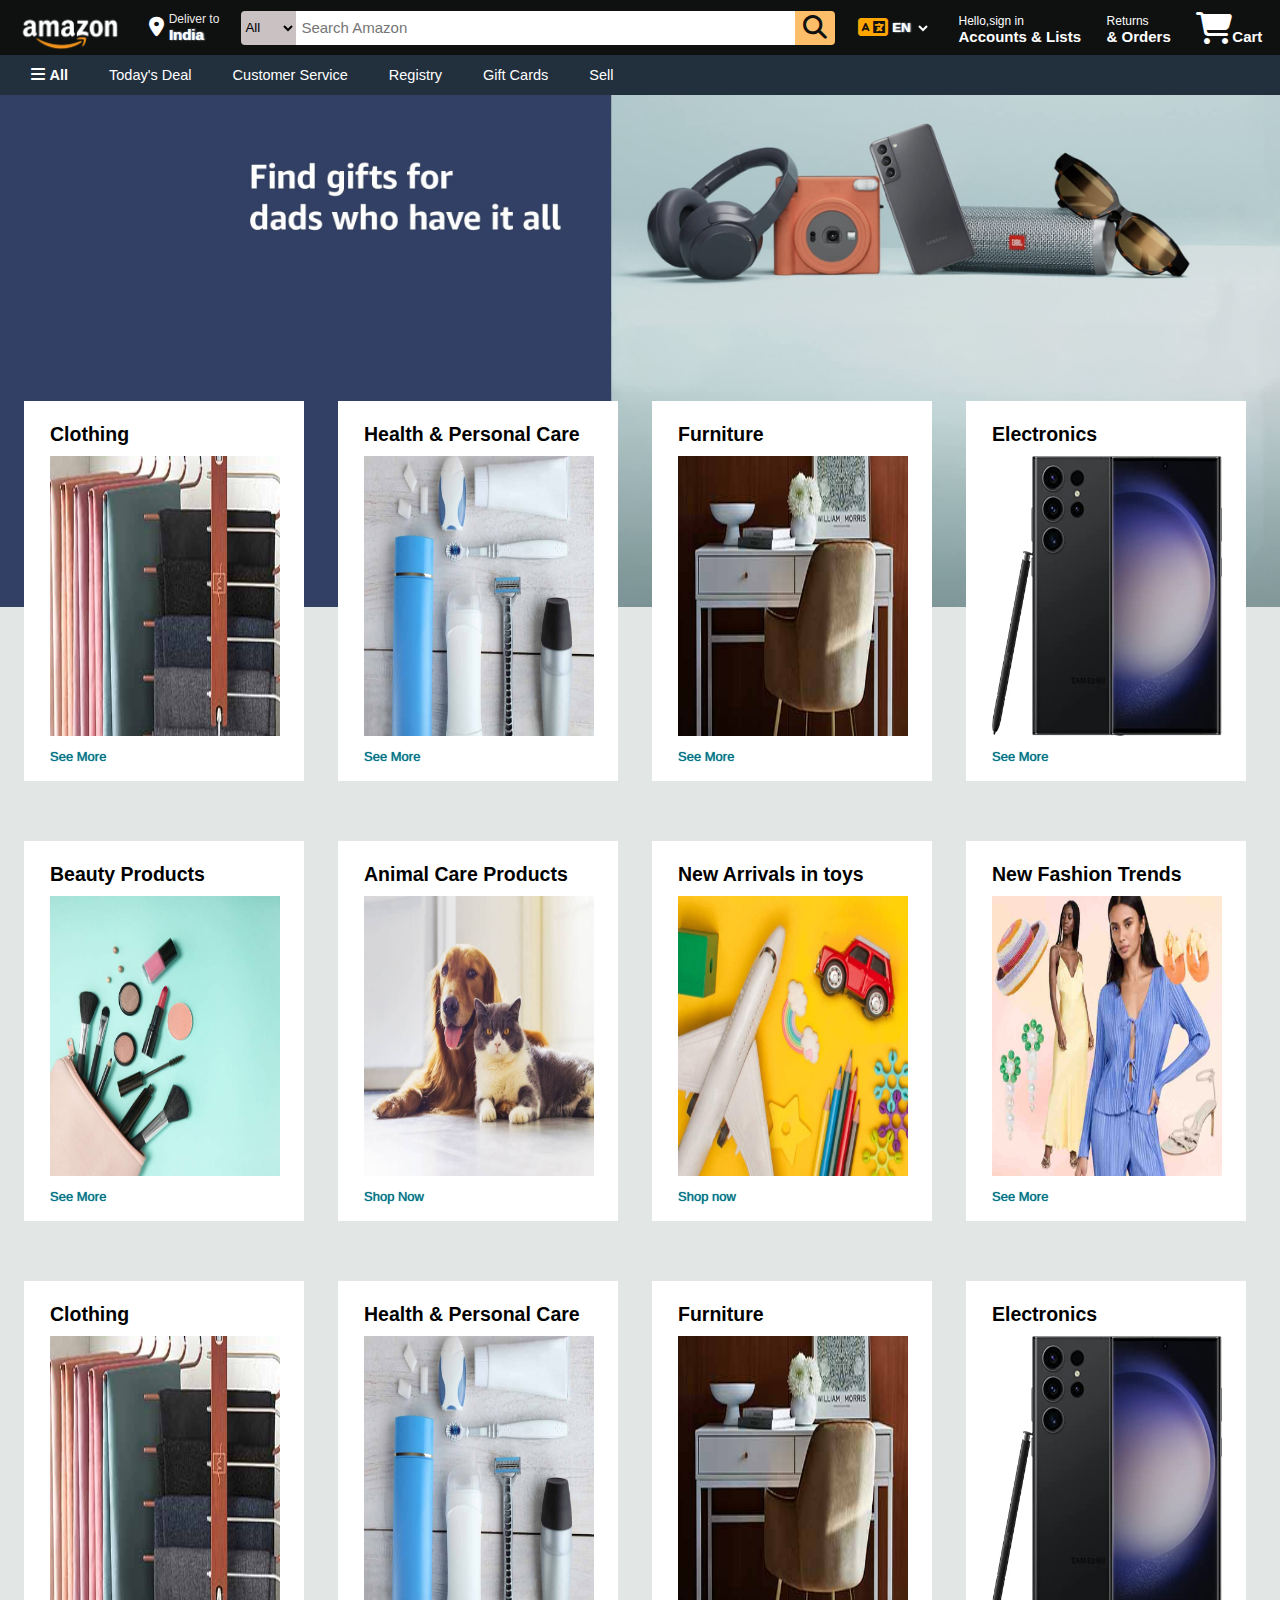
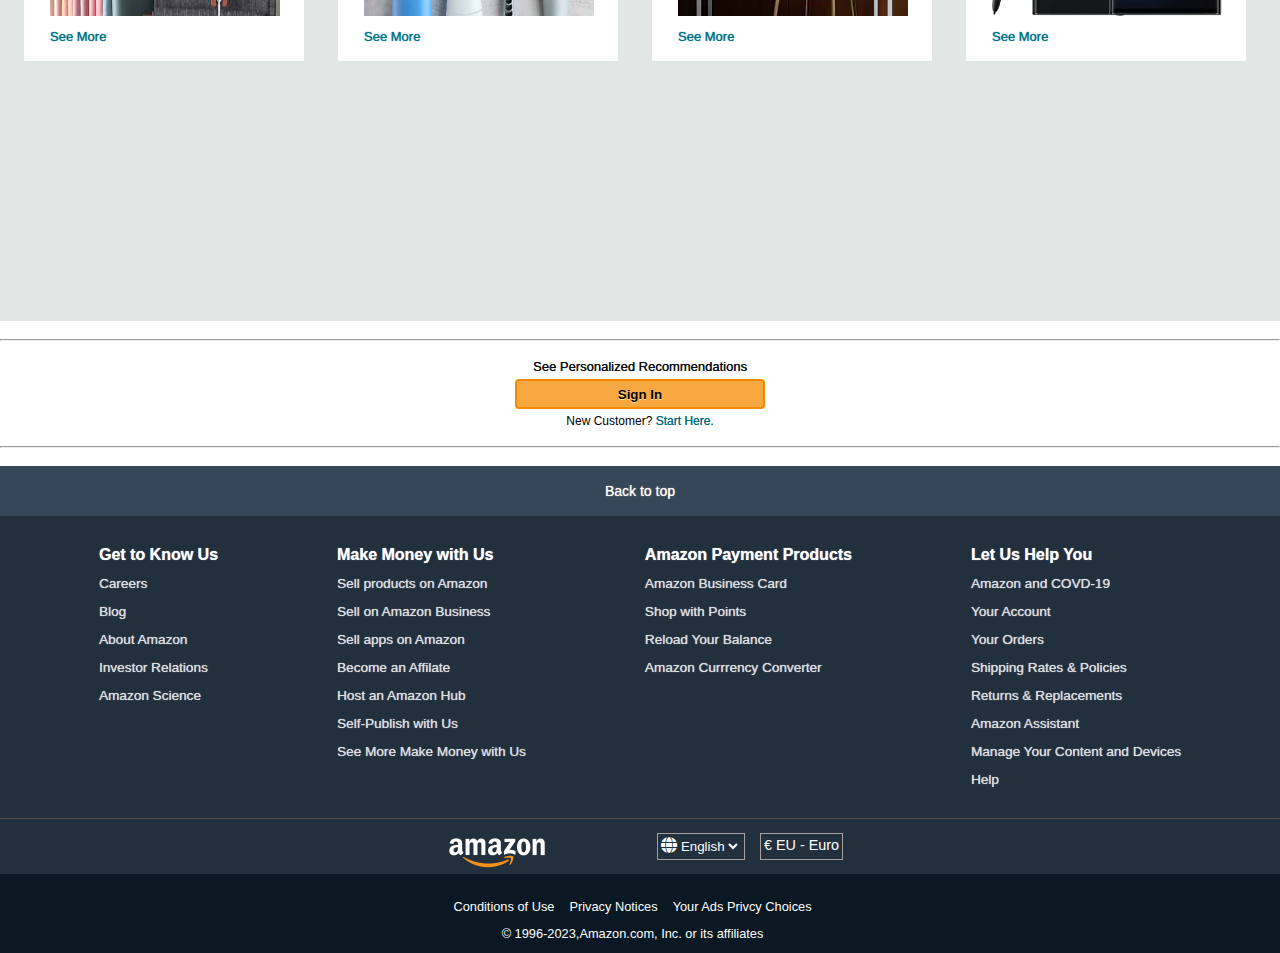
<file: index.html>
<!DOCTYPE html>
<html lang="en">
<head>
    <meta charset="UTF-8">
    <meta name="viewport" content="width=device-width, initial-scale=1.0">
    <title>Amazon.com</title>
    <link rel="stylesheet" href="./Amazon-logo.jpg">
    <link rel="stylesheet" href="https://cdnjs.cloudflare.com/ajax/libs/font-awesome/6.4.0/css/all.min.css">
    <link rel="stylesheet" href="index.css">
</head>
<body>
    <header>
        <div class="navbar">
            <div class="nav-logo border">
                <div class="logo">
                </div>
            </div>
            <div class="hamburger">
                <i class="fa-solid fa-bars fa-lg"></i>
            </div>
            <div class="address border">
                <p id="deliver">Deliver to</p>
                <div class="location-logo">
                    <i class="fa-solid fa-location-dot fa-lg"></i>
                    <p id="ind">India</p>
                </div>
            </div>
            <div class="search-bar">
                    <select class="select">
                        <option value="-1">All</option>
                        <option value="All-d">All Departments</option>
                        <option value="art">Art & Craft</option>
                        <option value="beb">Baby</option>
                        <option value="gro">Groceries</option>
                        <option value="deals">Deals</option>
                        <option value="deals">Deals</option>
                        <option value="m">Light Music</option>
                        <option value="m">Light Music</option>
                        <option value="f">Furniture</option>
                        <option value="h">Home & Kitchen</option>
                        <option value="a">Appliances</option>
                        <option value="k">KIndle Store</option>
                        <option value="t">Movies & Tv</option>
                    </select>
            
                 
                    <input class="input" type="text" placeholder="Search Amazon">
                
                <div class="search-logo">
                    <i class="fa-sharp fa-solid fa-magnifying-glass fa-xl search-logo"></i>
                </div>
            </div>
            <div class="language border">
                <div>
                    <i id="lang" class="fa-solid fa-language fa-xl"></i>
                </div>
                <select id="language">
                    <option>EN</option>
                    <option>HIN</option>
                </select>
            </div>
            <div class="text border">    <p>Hello,sign in  <span><b><br>Accounts & Lists</b></span></p>
            </div>
            <div class="text border"><p>
                Returns <span><br><b>& Orders
                </span></b></p>
            </div>
            <div class="cart border">
                <i  class="fa-solid fa-cart-shopping fa-2x"></i><span id="cart"><b>Cart</b></span>
            </div>
        </div>
        <div class="menu">
            <ul >
                <li class="border"><i id="ham" class="fa-solid fa-bars"></i><a href="#" id="all"><b>All</b></a></li>
                <li class="border"><a href="#">Today's Deal</a></li>
                <li class="border"><a href="#">Customer Service</a></li>
                <li class="border"><a href="#">Registry</a></li>
                <li class="border"><a href="#">Gift Cards</a></li>
                <li class="border"><a href="#">Sell</a></li>
            </ul>
        </div>
    </header>
    <div class="container">
        <img src="carousal3.jpg" alt="pic">
    </div>
    <div class="boxing">
        <div class="box-1 box ">
            <div class="content">
            <h2>Clothing</h2>
            <div class="box-img">
                <img src="box1_image.jpg" alt="box1" >
            </div>
            <a href="#">See More</a>
            </div>
        </div>
        <div class="box-2 box">
            <div class="content">
            <h2>Health & Personal Care</h2>
            <div class="box-img">
                <img src="box2_image.jpg" alt="box1">
            </div>
            <a href="#">See More</a>
            </div>
        </div>
        <div class="box-3 box">
            <div class="content">
            <h2>Furniture</h2>
            <div class="box-img">
                <img src="box3_image.jpg" alt="box1">
            </div>
            <a href="#">See More</a>
            </div>
        </div>
        <div class="box-4 box">
            <div class="content">
            <h2>Electronics</h2>
            <div class="box-img">
                <img src="box4_image.jpg" alt="box1">
            </div>
            <a href="#">See More</a>
            </div>
        </div>
        <div class="box-5 box">
            <div class="content">
            <h2>Beauty Products</h2>
            <div class="box-img">
                <img src="box5_image.jpg" alt="box1">
            </div>
            <a href="#">See More</a>
            </div>
        </div>
        <div class="box-6 box">
            <div class="content">
            <h2>Animal Care Products</h2>
            <div class="box-img">
                <img src="box6_image.jpg" alt="box1">
            </div>
            <a href="#">Shop Now</a>
            </div>
        </div>
        <div class="box-7 box">
            <div class="content">
            <h2>New Arrivals in toys</h2>
            <div class="box-img">
                <img src="box7_image.jpg" alt="box1">
            </div>
            <a href="#">Shop now</a>
            </div>
        </div>
        <div class="box-8 box">
            <div class="content">
            <h2> New Fashion Trends</h2>
            <div class="box-img">
                <img src="box8_image.jpg" alt="box1">
            </div>
            <a href="#">See More</a>
            </div>
        </div>
        
            <div class="box-1 box ">
                <div class="content">
                <h2>Clothing</h2>
                <div class="box-img">
                    <img src="box1_image.jpg" alt="box1" >
                </div>
                <a href="#">See More</a>
                </div>
            </div>
            <div class="box-2 box">
                <div class="content">
                <h2>Health & Personal Care</h2>
                <div class="box-img">
                    <img src="box2_image.jpg" alt="box1">
                </div>
                <a href="#">See More</a>
                </div>
            </div>
            <div class="box-3 box">
                <div class="content">
                <h2>Furniture</h2>
                <div class="box-img">
                    <img src="box3_image.jpg" alt="box1">
                </div>
                <a href="#">See More</a>
                </div>
            </div>
            <div class="box-4 box">
                <div class="content">
                <h2>Electronics</h2>
                <div class="box-img">
                    <img src="box4_image.jpg" alt="box1">
                </div>
                <a href="#">See More</a>
                </div>
            </div>
    </div>
    <br>
    <div class="sign">
        <div class="more">
        <hr>
        <br>
        <p id="rec">See Personalized Recommendations</p>
        <button><b>Sign In</b></button>
        <p>New Customer? <a href="https://www.amazon.com/ap/signin?openid.mode=checkid_setup&openid.ns=http%3A%2F%2Fspecs.openid.net%2Fauth%2F2.0&openid.return_to=https%3A%2F%2Fwww.amazon.com%2Fref%3Drhf_sign_in&openid.assoc_handle=usflex&openid.pape.max_auth_age=0" target="_blank">Start Here.</a></p>
        <br>
        <hr>
        </div>
        <br>
    </div>
    <footer>
        <div class="back">
            <a href="#">Back to top</a>
        </div>
        <div class="foot-panel">
            <div class=" list">
                <ul>
                    <li><p>Get to Know Us</p></li>
                    <li><a href="">Careers</a></li>
                    <li><a href="">Blog</a></li>
                    <li><a href="">About Amazon</a></li>
                    <li><a href="">Investor Relations</a></li>
                    <li><a href="">Amazon Science</a></li>
                </ul>
            </div>
            <div class=" list">
                <ul>
                    <li><p>Make Money with Us</p></li>
                    <li><a href="">Sell products on Amazon</a></li>
                    <li><a href="">Sell on Amazon Business</a></li>
                    <li><a href="">Sell apps on Amazon</a></li>
                    <li><a href="">Become an Affilate</a></li>
                    <li><a href="">Host an Amazon Hub</a></li>
                    <li><a href="">Self-Publish with Us</a></li>
                    <li><a href="">See More Make Money with Us</a></li>
                </ul>
            </div>
            <div class=" list">
                <ul>
                    <li><p>Amazon Payment Products</p></li>
                    <li><a href="">Amazon Business Card</a></li>
                    <li><a href="">Shop with Points</a></li>
                    <li><a href="">Reload Your Balance</a></li>
                    <li><a href="">Amazon Currrency Converter</a></li>   
                </ul>
            </div>
            <div class=" list">
                <ul>
                    <li><p>Let Us Help You</p></li>
                    <li><a href="">Amazon and COVD-19</a></li>
                    <li><a href="">Your Account</a></li>
                    <li><a href="">Your Orders</a></li>
                    <li><a href="">Shipping Rates & Policies</a></li>
                    <li><a href="">Returns & Replacements</a></li>
                    <li><a href="">Amazon Assistant</a></li>
                    <li><a href="">Manage Your Content and Devices</a></li>
                    <li><a href="">Help</a></li>
                </ul>
            </div> 
        </div>
        <div class="line">
            <div class="nav-logo">
                <div class="logo">
                </div>
            </div>
            <div class="languagee">
                <div class="lang-logo">
                    <i class="fa-solid fa-globe"></i>
                </div>
                <div id="lan">
                    <select>
                        <option value="en">English</option>
                        <option value="en">Hindi</option>
                </select>
                </div>
            </div>
            <div class="euro">
                <p>&euro; EU - Euro</p>
            </div>
        </div>
        <div class="last-panel">
            <div class="cont">
                <p>Conditions of Use</p>
                <p>Privacy Notices</p>
                <p>Your Ads Privcy Choices </p>
            </div>
            <div class="last">
                <p>&copy; 1996-2023,Amazon.com, Inc. or its affiliates</p>
            </div>
        </div>
    </footer>
</body>
</html>
</file>
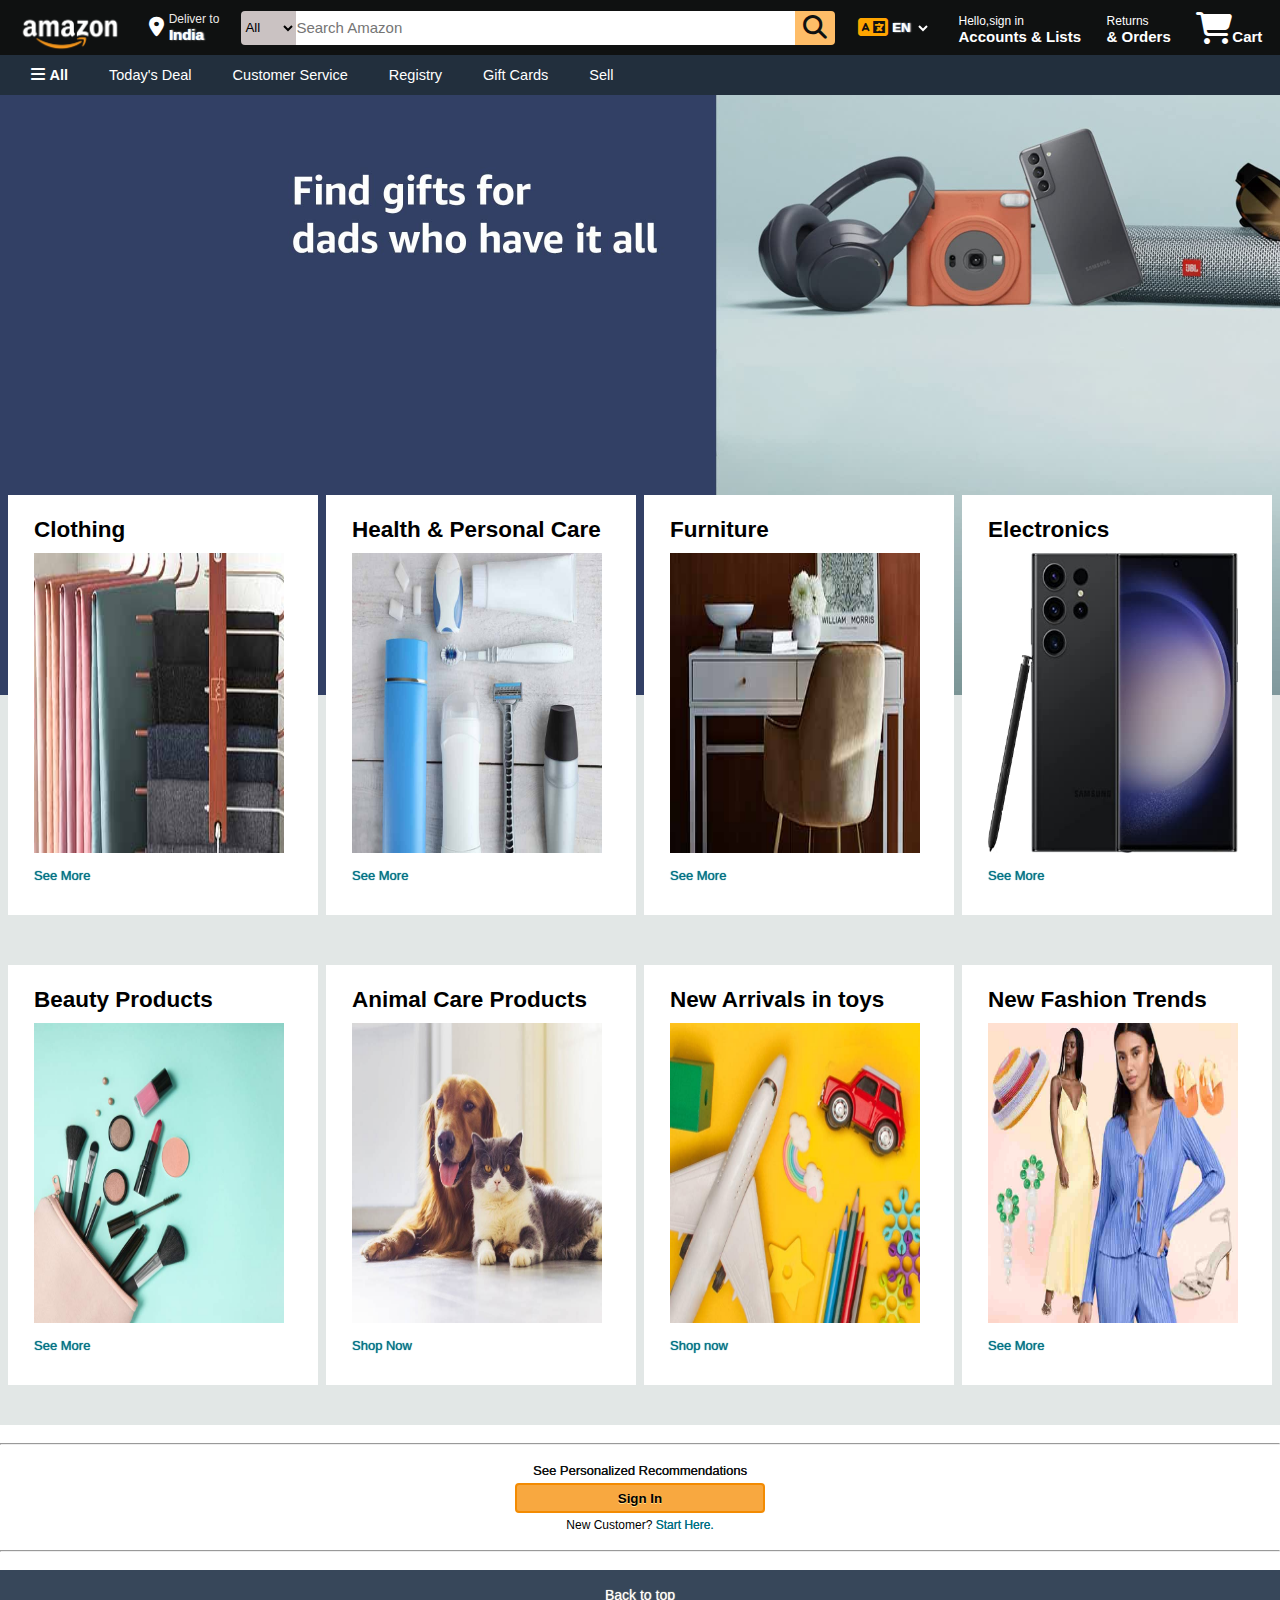
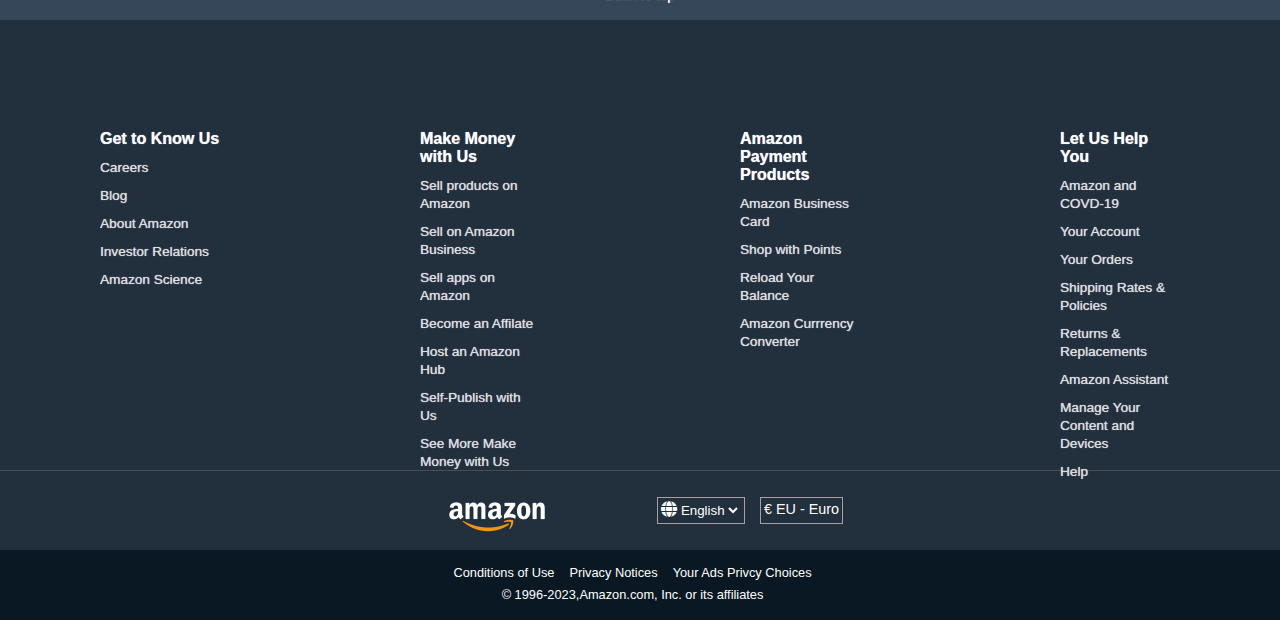
<file: amazon.html>
<!DOCTYPE html>
<html lang="en">
<head>
    <meta charset="UTF-8">
    <meta name="viewport" content="width=device-width, initial-scale=1.0">
    <title>Amazon.com</title>
    <link rel="stylesheet" href="https://cdnjs.cloudflare.com/ajax/libs/font-awesome/6.4.0/css/all.min.css">
    <link rel="stylesheet" href="amazon.css">
</head>
<body>
    <header>
        <div class="navbar">
            <div class="nav-logo border">
                <div class="logo">
                </div>
            </div>
            <div class="address border">
                <p id="deliver">Deliver to</p>
                <div class="location-logo">
                    <i class="fa-solid fa-location-dot fa-lg"></i>
                    <p id="ind">India</p>
                </div>
            </div>
            <div class="search-bar">
                    <select class="select">
                        <option value="-1">All</option>
                        <option value="All-d">All Departments</option>
                        <option value="art">Art & Craft</option>
                        <option value="beb">Baby</option>
                        <option value="gro">Groceries</option>
                        <option value="deals">Deals</option>
                        <option value="deals">Deals</option>
                        <option value="m">Light Music</option>
                        <option value="m">Light Music</option>
                        <option value="f">Furniture</option>
                        <option value="h">Home & Kitchen</option>
                        <option value="a">Appliances</option>
                        <option value="k">KIndle Store</option>
                        <option value="t">Movies & Tv</option>
                    </select>
            
                 
                    <input class="input" type="text" placeholder="Search Amazon">
                
                <div class="search-logo">
                    <i class="fa-sharp fa-solid fa-magnifying-glass fa-xl search-logo"></i>
                </div>
            </div>
            <div class="language border">
                <div>
                    <i id="lang" class="fa-solid fa-language fa-xl"></i>
                </div>
                <select id="language">
                    <option>EN</option>
                    <option>HIN</option>
                </select>
            </div>
            <div class="text border">    <p>Hello,sign in  <span><b><br>Accounts & Lists</b></span></p>
            </div>
            <div class="text border"><p>
                Returns <span><br><b>& Orders
                </span></b></p>
            </div>
            <div class="cart border">
                <i  class="fa-solid fa-cart-shopping fa-2x"></i><span id="cart"><b>Cart</b></span>
            </div>
        </div>
        <div class="menu">
            <ul >
                <li class="border"><i id="ham" class="fa-solid fa-bars"></i><a href="#" id="all"><b>All</b></a></li>
                <li class="border"><a href="#">Today's Deal</a></li>
                <li class="border"><a href="#">Customer Service</a></li>
                <li class="border"><a href="#">Registry</a></li>
                <li class="border"><a href="#">Gift Cards</a></li>
                <li class="border"><a href="#">Sell</a></li>
            </ul>
        </div>
    </header>
    <div class="container">
    </div>
    <div class="boxing">
        <div class="box-1 box ">
            <div class="content">
            <h2>Clothing</h2>
            <div class="box-img">
                <img src="box1_image.jpg" alt="box1" >
            </div>
            <a href="#">See More</a>
            </div>
        </div>
        <div class="box-2 box">
            <div class="content">
            <h2>Health & Personal Care</h2>
            <div class="box-img">
                <img src="box2_image.jpg" alt="box1">
            </div>
            <a href="#">See More</a>
            </div>
        </div>
        <div class="box-3 box">
            <div class="content">
            <h2>Furniture</h2>
            <div class="box-img">
                <img src="box3_image.jpg" alt="box1">
            </div>
            <a href="#">See More</a>
            </div>
        </div>
        <div class="box-4 box">
            <div class="content">
            <h2>Electronics</h2>
            <div class="box-img">
                <img src="box4_image.jpg" alt="box1">
            </div>
            <a href="#">See More</a>
            </div>
        </div>
        <div class="box-5 box">
            <div class="content">
            <h2>Beauty Products</h2>
            <div class="box-img">
                <img src="box5_image.jpg" alt="box1">
            </div>
            <a href="#">See More</a>
            </div>
        </div>
        <div class="box-6 box">
            <div class="content">
            <h2>Animal Care Products</h2>
            <div class="box-img">
                <img src="box6_image.jpg" alt="box1">
            </div>
            <a href="#">Shop Now</a>
            </div>
        </div>
        <div class="box-7 box">
            <div class="content">
            <h2>New Arrivals in toys</h2>
            <div class="box-img">
                <img src="box7_image.jpg" alt="box1">
            </div>
            <a href="#">Shop now</a>
            </div>
        </div>
        <div class="box-8 box">
            <div class="content">
            <h2> New Fashion Trends</h2>
            <div class="box-img">
                <img src="box8_image.jpg" alt="box1">
            </div>
            <a href="#">See More</a>
            </div>
        </div>
    </div>
    <br>
    <div class="sign">
        <div class="more">
        <hr>
        <br>
        <p id="rec">See Personalized Recommendations</p>
        <button><b>Sign In</b></button>
        <p>New Customer? <a href="https://www.amazon.com/ap/signin?openid.mode=checkid_setup&openid.ns=http%3A%2F%2Fspecs.openid.net%2Fauth%2F2.0&openid.return_to=https%3A%2F%2Fwww.amazon.com%2Fref%3Drhf_sign_in&openid.assoc_handle=usflex&openid.pape.max_auth_age=0" target="_blank">Start Here.</a></p>
        <br>
        <hr>
        </div>
        <br>
    </div>
    <footer>
        <div class="back">
            <a href="#">Back to top</a>
        </div>
        <div class="foot-panel">
            <div class=" list">
                <ul>
                    <li><p>Get to Know Us</p></li>
                    <li><a href="">Careers</a></li>
                    <li><a href="">Blog</a></li>
                    <li><a href="">About Amazon</a></li>
                    <li><a href="">Investor Relations</a></li>
                    <li><a href="">Amazon Science</a></li>
                </ul>
            </div>
            <div class=" list">
                <ul>
                    <li><p>Make Money with Us</p></li>
                    <li><a href="">Sell products on Amazon</a></li>
                    <li><a href="">Sell on Amazon Business</a></li>
                    <li><a href="">Sell apps on Amazon</a></li>
                    <li><a href="">Become an Affilate</a></li>
                    <li><a href="">Host an Amazon Hub</a></li>
                    <li><a href="">Self-Publish with Us</a></li>
                    <li><a href="">See More Make Money with Us</a></li>
                </ul>
            </div>
            <div class=" list">
                <ul>
                    <li><p>Amazon Payment Products</p></li>
                    <li><a href="">Amazon Business Card</a></li>
                    <li><a href="">Shop with Points</a></li>
                    <li><a href="">Reload Your Balance</a></li>
                    <li><a href="">Amazon Currrency Converter</a></li>   
                </ul>
            </div>
            <div class=" list">
                <ul>
                    <li><p>Let Us Help You</p></li>
                    <li><a href="">Amazon and COVD-19</a></li>
                    <li><a href="">Your Account</a></li>
                    <li><a href="">Your Orders</a></li>
                    <li><a href="">Shipping Rates & Policies</a></li>
                    <li><a href="">Returns & Replacements</a></li>
                    <li><a href="">Amazon Assistant</a></li>
                    <li><a href="">Manage Your Content and Devices</a></li>
                    <li><a href="">Help</a></li>
                </ul>
            </div> 
        </div>
        <div class="line">
            <div class="nav-logo">
                <div class="logo">
                </div>
            </div>
            <div class="languagee">
                <div class="lang-logo">
                    <i class="fa-solid fa-globe"></i>
                </div>
                <div id="lan">
                    <select>
                        <option value="en">English</option>
                        <option value="en">Hindi</option>
                </select>
                </div>
            </div>
            <div class="euro">
                <p>&euro; EU - Euro</p>
            </div>
        </div>
        <div class="last-panel">
            <div class="cont">
                <p>Conditions of Use</p>
                <p>Privacy Notices</p>
                <p>Your Ads Privcy Choices </p>
            </div>
            <div class="last">
                <p>&copy; 1996-2023,Amazon.com, Inc. or its affiliates</p>
            </div>
        </div>
    </footer>
</body>
</html>
</file>
<file: index.css>
*{
    margin: 0;
    padding: 0;
    box-sizing: border-box;
    font-family: Arial, Helvetica, sans-serif;
}

body{
    overflow-x: hidden;
}
/* .....heaeder...... */
 
header{
    height: 70px;
    background-color: #0f1111;
    color: white;
}

/* ..logo.. */
div.navbar{
    display: flex;
    justify-content: space-evenly;
    align-items: center;
}

.nav-logo{
    height: 55px;
    width: 120px;
    

}

.logo{
    height: 55px;
    width: 100%;
    background-size: cover;
    background-image: url("amazon_logo.png");
    margin-top: 0px;
    animation: amazon 2s ease-in 1;
}

@keyframes amazon{
    from{
        width:0%;
    }
    to{
        width: 100%;
    }
}

.border{
    border: 0.5px solid transparent;
}

.border:hover{
    border: 0.5px solid white;
}

/* ...hamburger... */
.hamburger{
    display:none;
}
/* ..location.. */
.address{
    cursor: pointer;
    padding: 8.5px;
}

#deliver{
    font-size: 12px;
    padding-left: 20px;
    color: rgb(236, 234, 232);
    
}

.location-logo{
    display: flex;
}

#ind{
    font-size: 15px;
    font-weight: 600;
    padding-left: 5px;
    text-shadow: 1px 0px 1.5px white;
    
}

/* search-bar */
.search-bar{
    display: flex;
    justify-content: space-evenly;
    width: 600px;
    height: 40px;
    border: 3px solid transparent;
}

.search-bar:active{
    border: 3px solid #febd68;
    border-radius: 6px;
}
.select{
    width: 55px;
    background-color:rgb(202, 194, 194) ;
    border-top-left-radius: 4px;
    border-bottom-left-radius: 4px;
    text-align: center;
    border: none;
    
}

select:hover{
    background-color:rgb(145, 137, 137) ;
}

.input{
    width: 500px;
    border: none;
    font-size: 15px;
    outline:none;
    padding:5px;
    
}

.search-bar:focus{
    border:2px solid #f38b02;
}

.search-logo{
    display: flex;
    justify-content: center;
    align-items: center;
    color: #0f1111;
    background-color: #febd68;
    width: 40px;
    border-top-right-radius: 4px;
    border-bottom-right-radius: 4px;
}

.search-logo:hover{
    background-color: #f8a840;
}

/* language-bar */

.language{
    display: flex;
    padding: 13px 9px 13px 9px;
    cursor: pointer;
}

#lang{
    border: none;
    color: orange;
}

#language{
    border: none;
    background-color: transparent;
    color: white;
    font-weight:600 ;
    text-shadow: 1px 0px 1.5px white;
    
}

select>option{
    color: black;
    display: flex;
    text-align: left;
    overflow: scroll;
    background-color: white;
    
}

/* text */

.text{
    padding: 7px;
    cursor: pointer;
}
.text>p{
    font-size: 12px;
}

.text>p>span{
    font-size: 15px;
}

/* cart */

.cart{
    padding: 7px;
}

#cart{
    position: relative;
    top: 2.5px;
    font-size: 15px;
}

/* menu-bar */

.menu{
    background-color: #222f3d;
    height: 40px;
    display: flex;
    
}

#ham{
    margin-right: 5px;
}
.menu>ul{
    display: flex;
    align-items: center;
    
}

.menu>ul>li{
    list-style-type: none;   
    margin-left: 20px;
    padding: 9.5px;
}

.menu>ul>li>a{
    text-decoration: none;  
    color: white; 
    font-size:14.5px ;
}


/* ....content....... */

.container>img{
 
  background-color: rgba(red, green, blue, 0.7);
  height: 600px;
  width:100%;
  height:auto;
  margin-top: 25px;

}

/* ..boxes.. */
.boxing{
    height: 100%;
    display: flex;
    flex-wrap: wrap;
    margin-top: -20px;
    background-color: #e2e7e6;
    justify-content: space-evenly;
    
}

.box{
    height: 100%;
    width: 280px;
    border: 2px solid white;
    background-color: white ;
    padding:20px 0 15px;
    margin-bottom: 260px;
    margin-top: -200px;
    margin-right: 10px;
   
}

.box:hover{
    transform: scale(1.05);
}

img{
    width: 230px;
    height:280px;
    margin-top: 10px;
    margin-bottom: 10px;
    cursor: pointer;
}

.content{
    margin-left: 1.5rem;
    margin-right: 1rem;
    font-size: 13px;
    font-weight: 1000;

}

.content>a{
    text-decoration: none;
    color: #007185;
    font-size: 13px;
    text-shadow: 0px 0px 1px #007185 ;
    font-weight: 500;
}

.more{
    text-align: center;
}

p#rec{
    font-size: 13px;
    color: #0f1111;
    text-shadow: .2px 0.2px .4px #0f1111;
}

.more>button{
    background-color: #f8a840;
    width: 250px;
    height: 30px;
    border: 2px solid #f38b02;
    border-radius: 4px;
    cursor: pointer;
    margin-top: 5px;
    margin-bottom: 5px;
    text-shadow: 0 1px 0 #ffe093;
}

.more>p{
    font-size: 12px;
}
.more>p>a{
    text-decoration: none;
    color: #007185;
    text-shadow: .1px .1px .2px #007180;
}

/* .....footer...... */

.back{
    background-color: #37475a;
    height: 50px;
    display: flex;
    justify-content: center;
    align-items: center;
    
}

.back:hover{
    background-color:  #3f4d5f;
}

.back>a{
    color: #ffffff;
    text-decoration: none;
    font-size: 14px;
    text-shadow: 0.2px 0.2px 1px wheat;
}

.foot-panel{
    background-color: #222f3d;
    display: flex;
    flex-wrap: wrap;
    justify-content: space-evenly;
    height: 100%;
    padding-bottom: 10px;
}

.list{
   display: flex;
   margin:20px
}

.list>ul>li{
    list-style-type: none;
    padding-top: 10px;
    text-shadow: .2px .2px .8px rgb(230, 223, 223);
}
.list>ul>li>p{
    color: white;
    font-weight: 700;
    
    
}

.list>ul>li>a{
    text-decoration: none;
    color: #dddddd;
    font-size: .85rem;
}
.list>ul>li>a:hover{
    text-decoration: underline;
}

.line{
    border-top: 0.5px solid rgb(80, 76, 76);
    background-color: #222f3d;
    display: flex;
    justify-content: center;
    align-items: center;
    height:100%;
    
    
}

.languagee{
    display: flex;
    margin-left: 100px;
    background-color: transparent;
    border: 1px solid rgb(168, 160, 160);
    height: 27px;
    padding-top: 2px;
    padding-left: 1px;
    padding: 3px;
}

.lang-logo{
    color: white;
}

#lan>select{
    border:none;
    background-color: transparent;
    color: white;
    cursor: pointer;
}

.euro{
    cursor: pointer;
    padding: 3px;
    margin-left: 15px;
    padding-top: 3px;
    height: 27px;
    background-color: transparent;
    border: 1px solid rgb(168, 160, 160); ;
}

.euro>p{
    color: white;
    font-size: .9rem;
}

.last-panel{
    background-color: #091822;
    height: 100%;
    padding:10px
}

.cont{
    display: flex;
    justify-content: center;
    align-items: center;
    flex-wrap: wrap;
    margin-bottom: 5px;
}

.cont>p{
    margin-top: 15px;
    color: white;
    font-size: .8rem;
    margin-right: 15px;
    margin-bottom: 2px;
    
}

.last{
    display: flex;
    align-items: center;
    justify-content: center;
    
}

.last>p{
    margin-top: 5px;
    color: white;
    font-size: .8rem;
    margin-right: 15px;
    margin-bottom: 2px;
    
}

@media (max-width:1240px){

    .language{
        display: none;
    }

    .text{
        display: none;
    }

    .cart{
        display: none;
    }

    .hamburger{
        display: block;
        position: absolute;
        right: 2%;
        cursor: pointer;
    }

    .box{
        margin-top:-50px;
        margin-bottom: 90px;
    }   
}

@media (max-width:1000px){
    .location-logo{
        display: none;
    }

    .address{
        display: none;
    }
}

@media (max-width:860px){
    .search-bar{
        display: none;
    }

    .list{
        width:30%;
       }
}

@media (max-width:510px){
    .menu{
        display: none;
    }

    .container img{
        margin-top: -10px;
    }

    .euro{
        display: none;
    }

   .languagee{
    margin-left: -2px;
   }

   .list{
    width: 60%;
   }
}
</file>
<file: amazon.css>
*{
    margin: 0;
    padding: 0;
    box-sizing: border-box;
    font-family: Arial, Helvetica, sans-serif;
}

body{
    margin: 0;
    padding: 0;
}

/* .....heaeder...... */
 
header{
    height: 70px;
    background-color: #0f1111;
    color: white;
}

/* ..logo.. */
div.navbar{
    display: flex;
    justify-content: space-evenly;
    align-items: center;
}

.nav-logo{
    height: 55px;
    width: 120px;

}

.logo{
    height: 55px;
    width: 100%;
    background-size: cover;
    background-image: url("amazon_logo.png");
    margin-top: 0px;
    animation: amazon 2s ease-in 1;
}

@keyframes amazon{
    from{
        width:0%;
    }
    to{
        width: 100%;
    }
}

.border{
    border: 0.5px solid transparent;
}

.border:hover{
    border: 0.5px solid white;
}

/* ..location.. */
.address{
    cursor: pointer;
    padding: 8.5px;
}

#deliver{
    font-size: 12px;
    padding-left: 20px;
    color: rgb(236, 234, 232);
    
}

.location-logo{
    display: flex;
}

#ind{
    font-size: 15px;
    font-weight: 600;
    padding-left: 5px;
    text-shadow: 1px 0px 1.5px white;
    
}

/* search-bar */
.search-bar{
    display: flex;
    justify-content: space-evenly;
    width: 600px;
    height: 40px;
    border: 3px solid transparent;
}

.search-bar:active{
    border: 3px solid #febd68;
    border-radius: 6px;
}
.select{
    width: 55px;
    background-color:rgb(202, 194, 194) ;
    border-top-left-radius: 4px;
    border-bottom-left-radius: 4px;
    text-align: center;
    border: none;
    
}

select:hover{
    background-color:rgb(145, 137, 137) ;
}

.input{
    width: 500px;
    border: none;
    font-size: 15px;
    
}

.search-logo{
    display: flex;
    justify-content: center;
    align-items: center;
    color: #0f1111;
    background-color: #febd68;
    width: 40px;
    border-top-right-radius: 4px;
    border-bottom-right-radius: 4px;
}

.search-logo:hover{
    background-color: #f8a840;
}

/* language-bar */

.language{
    display: flex;
    padding: 13px 9px 13px 9px;
    cursor: pointer;
}

#lang{
    border: none;
    color: orange;
}

#language{
    border: none;
    background-color: transparent;
    color: white;
    font-weight:600 ;
    text-shadow: 1px 0px 1.5px white;

}

select>option{
    color: black;
    display: flex;
    text-align: left;
    overflow: scroll;
    background-color: white;
    
}

/* text */

.text{
    padding: 7px;
    cursor: pointer;
}
.text>p{
    font-size: 12px;
}

.text>p>span{
    font-size: 15px;
}

/* cart */

.cart{
    padding: 7px;
}

#cart{
    position: relative;
    top: 2.5px;
    font-size: 15px;
}

/* menu-bar */

.menu{
    background-color: #222f3d;
    height: 40px;
    display: flex;
    
}

#ham{
    margin-right: 5px;
}
.menu>ul{
    display: flex;
    align-items: center;
        
}

.menu>ul>li{
    list-style-type: none;   
    margin-left: 20px;
    padding: 9.5px;
}

.menu>ul>li>a{
    text-decoration: none;  
    color: white; 
    font-size:14.5px ;
}


/* ....content....... */

.container{
  background-image:url("carousal3.jpg") ;
  background-size: cover;
  background-color: rgba(red, green, blue, 0.5);
  height: 600px;
  width:1500px ;
  margin-top: 25px;
}

/* ..boxes.. */
.boxing{
    height: 730px;
    display: flex;
    flex-wrap: wrap;
    background-color: #e2e7e6;
    justify-content: space-evenly;
    
}

.box{
    height: 420px;
    width: 310px;
    border: 2px solid white;
    background-color: white ;
    padding:20px 0 15px;
    margin-bottom: 250px;
    margin-top: -200px;
   
}

.box:hover{
    transform: scale(1.1);
}

img{
    width: 250px;
    height:300px;
    margin-top: 10px;
    margin-bottom: 10px;
    cursor: pointer;
}

.content{
    margin-left: 1.5rem;
    margin-right: 1rem;
    font-size: 15px;
    font-weight: 1000;

}

.content>a{
    text-decoration: none;
    color: #007185;
    font-size: 13px;
    text-shadow: 0px 0px 1px #007185 ;
    font-weight: 500;
}

.more{
    text-align: center;
}

p#rec{
    font-size: 13px;
    color: #0f1111;
    text-shadow: .2px 0.2px .4px #0f1111;
}

.more>button{
    background-color: #f8a840;
    width: 250px;
    height: 30px;
    border: 2px solid #f38b02;
    border-radius: 4px;
    cursor: pointer;
    margin-top: 5px;
    margin-bottom: 5px;
    text-shadow: 0 1px 0 #ffe093;
}

.more>p{
    font-size: 12px;
}
.more>p>a{
    text-decoration: none;
    color: #007185;
    text-shadow: .1px .1px .2px #007180;
}

/* .....footer...... */

.back{
    background-color: #37475a;
    height: 50px;
    display: flex;
    justify-content: center;
    align-items: center;
    
}

.back:hover{
    background-color:  #3f4d5f;
}

.back>a{
    color: #ffffff;
    text-decoration: none;
    font-size: 14px;
    text-shadow: 0.2px 0.2px 1px wheat;
}

.foot-panel{
    background-color: #222f3d;
    display: flex;
    justify-content: space-evenly;
    height: 450px;
}

.list{
    width: 20%;
    margin-right:100px;
    margin-left: 100px;
    margin-top: 100px;
}

.list>ul>li{
    list-style-type: none;
    padding-top: 10px;
    text-shadow: .2px .2px .8px rgb(230, 223, 223);
}
.list>ul>li>p{
    color: white;
    font-weight: 700;
   

}

.list>ul>li>a{
    text-decoration: none;
    color: #dddddd;
    font-size: .85rem;
}
.list>ul>li>a:hover{
    text-decoration: underline;
}

.line{
    border-top: 0.5px solid rgb(80, 76, 76);
    background-color: #222f3d;
    display: flex;
    justify-content: center;
    align-items: center;
    height:80px;
    
}

.languagee{
    display: flex;
    margin-left: 100px;
    background-color: transparent;
    border: 1px solid rgb(168, 160, 160);
    height: 27px;
    padding-top: 2px;
    padding-left: 1px;
    padding: 3px;
}

.lang-logo{
    color: white;
}

#lan>select{
    border:none;
    background-color: transparent;
    color: white;
    cursor: pointer;
}

.euro{
    cursor: pointer;
    padding: 3px;
    margin-left: 15px;
    padding-top: 3px;
    height: 27px;
    background-color: transparent;
    border: 1px solid rgb(168, 160, 160); ;
}

.euro>p{
    color: white;
    font-size: .9rem;
}

.last-panel{
    background-color: #091822;
    height: 70px;
}

.cont{
    display: flex;
    justify-content: center;
    align-items: center;
    
}

.cont>p{
    margin-top: 15px;
    color: white;
    font-size: .8rem;
    margin-right: 15px;
    margin-bottom: 2px;
    
}

.last{
    display: flex;
    align-items: center;
    justify-content: center;

}

.last>p{
    margin-top: 5px;
    color: white;
    font-size: .8rem;
    margin-right: 15px;
    margin-bottom: 2px;
    
}
</file>
